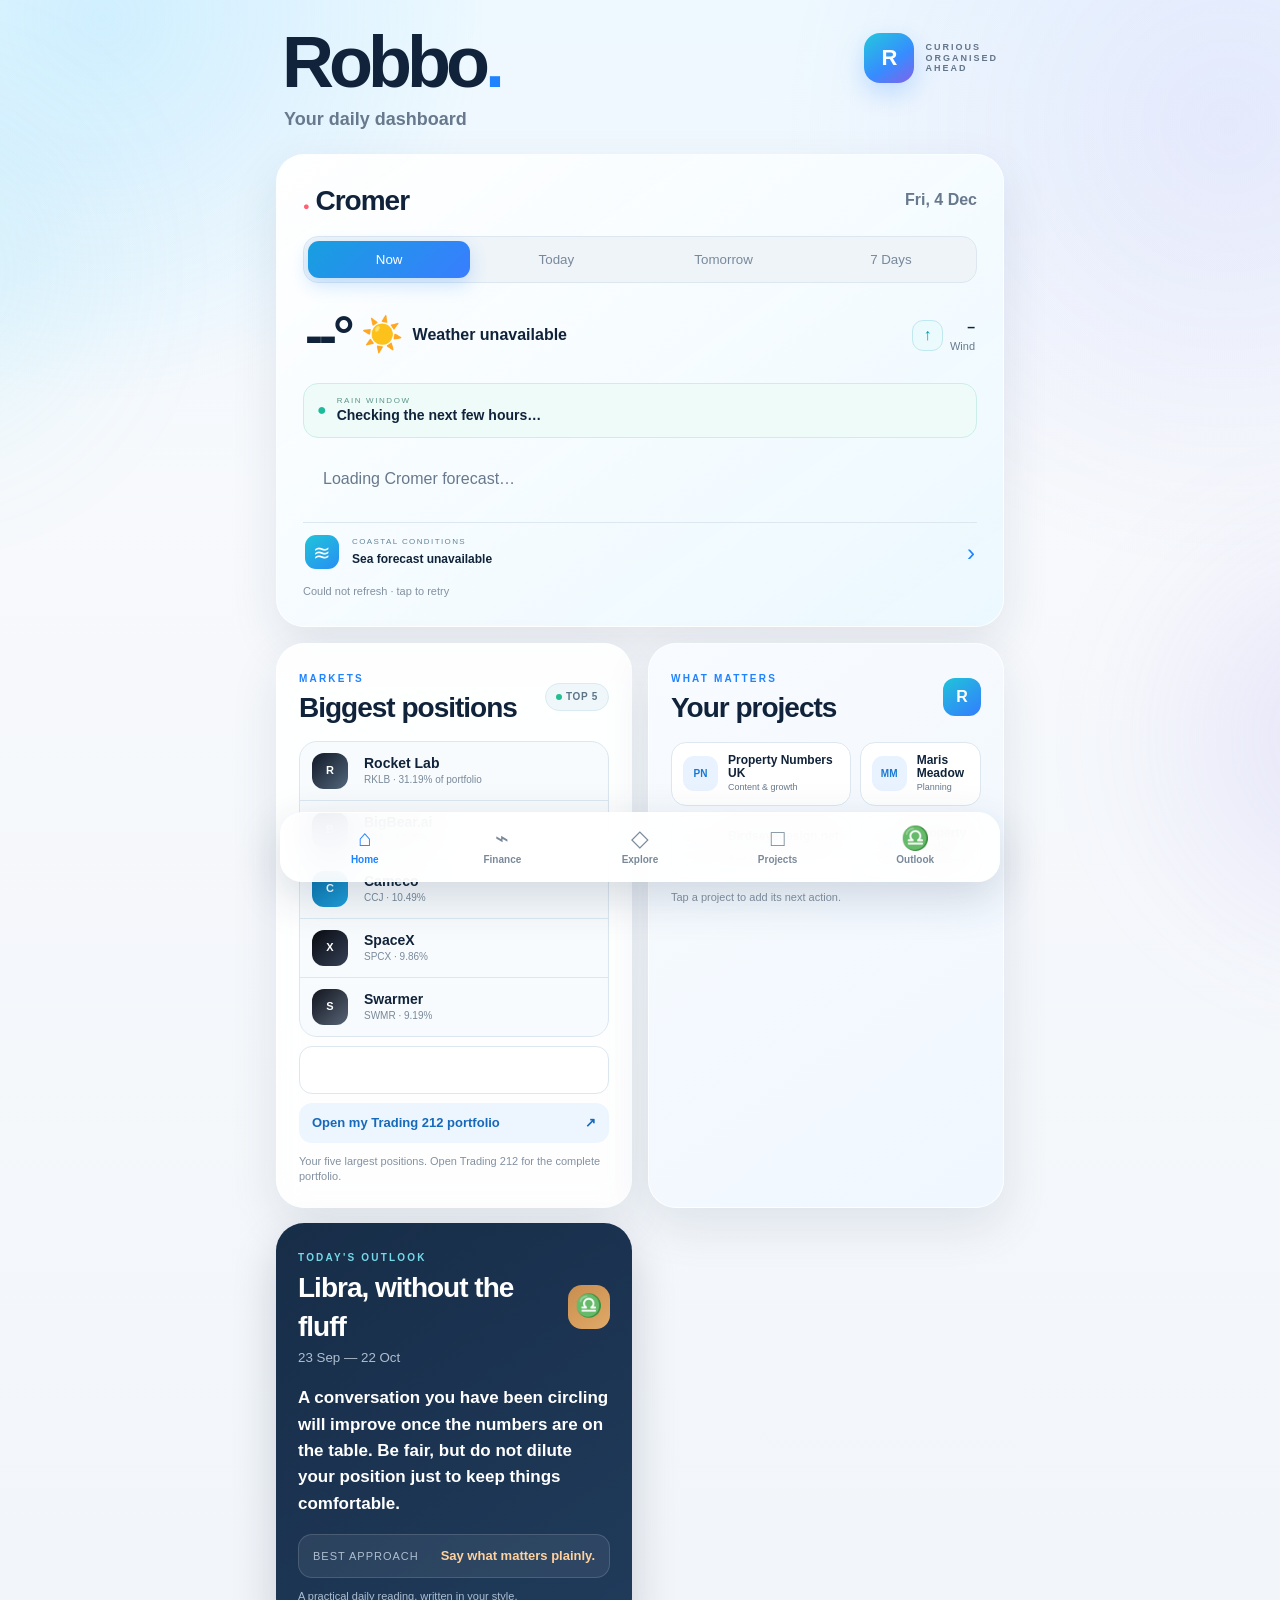
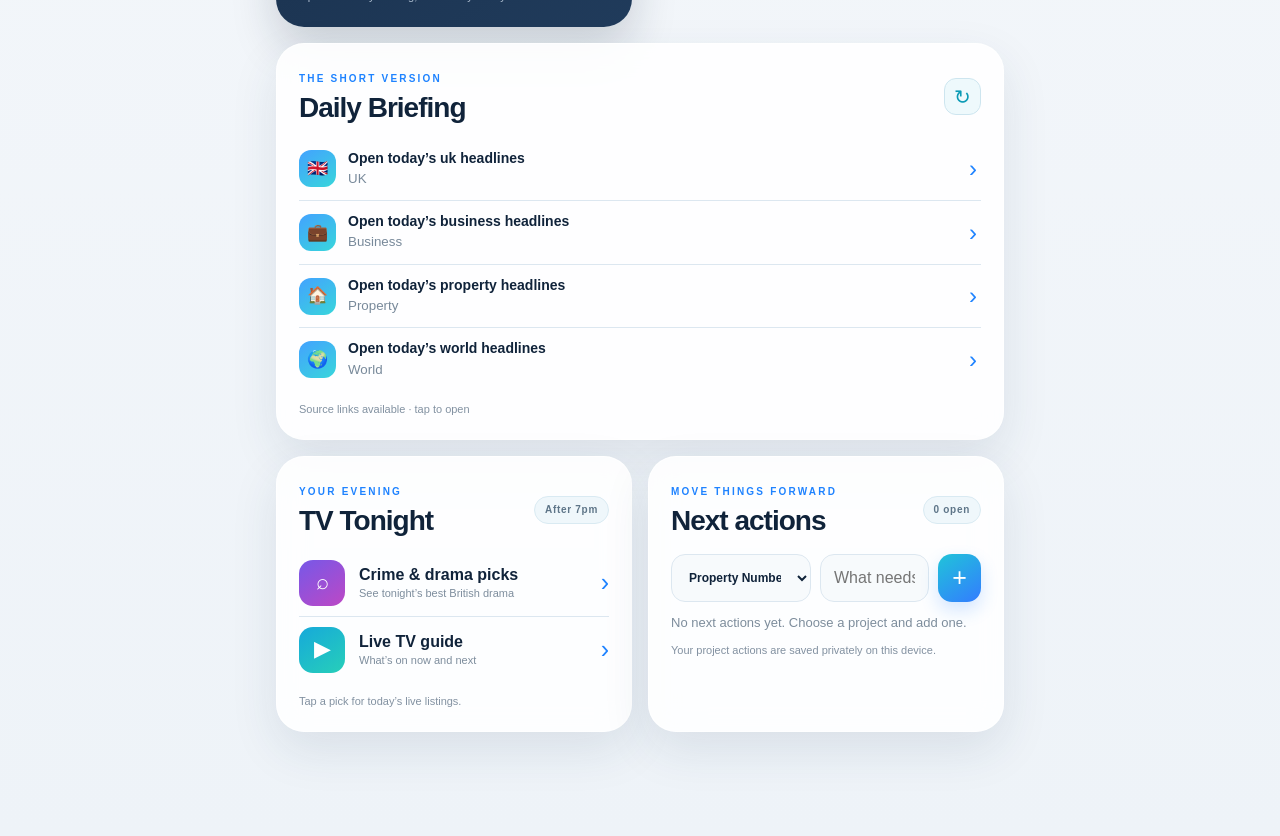
<file: index.html>
<!doctype html>
<html lang="en">
<head>
  <meta charset="utf-8">
  <meta name="viewport" content="width=device-width, initial-scale=1, viewport-fit=cover">
  <meta name="theme-color" content="#f3f7fb">
  <meta name="apple-mobile-web-app-capable" content="yes">
  <meta name="apple-mobile-web-app-status-bar-style" content="default">
  <meta name="apple-mobile-web-app-title" content="Robbo">
  <meta name="description" content="Robbo's personal daily dashboard">
  <link rel="manifest" href="manifest.webmanifest">
  <link rel="apple-touch-icon" href="icon-192.png">
  <link rel="stylesheet" href="styles.css">
  <title>Robbo — Daily Dashboard</title>
</head>
<body>
  <div class="aurora aurora-one"></div><div class="aurora aurora-two"></div>
  <header class="hero">
    <div><div class="wordmark">Robbo<span>.</span></div><p>Your daily dashboard</p></div>
    <div class="monogram"><b>R</b><small>CURIOUS<br>ORGANISED<br>AHEAD</small></div>
  </header>

  <main>
    <section class="card weather-card" id="weather">
      <div class="card-head"><h2><span>●</span> Cromer</h2><time id="today"></time></div>
      <div class="weather-tabs" role="tablist" aria-label="Weather forecast period">
        <button class="active" role="tab" aria-selected="true" data-weather-tab="now">Now</button><button role="tab" aria-selected="false" data-weather-tab="today">Today</button><button role="tab" aria-selected="false" data-weather-tab="tomorrow">Tomorrow</button><button role="tab" aria-selected="false" data-weather-tab="week">7 Days</button>
      </div>
      <div id="weatherPanel" aria-live="polite">
        <div class="weather-now">
          <div class="weather-primary"><strong id="temperature">--°</strong><span id="weatherIcon" aria-hidden="true">☀️</span><div><p id="condition">Loading weather…</p><small id="feelsLike"></small></div></div>
          <div class="wind-now"><span id="windArrow">↑</span><div><b id="windSpeed">–</b><small id="windDetail">Wind</small></div></div>
        </div>
        <div class="rain-callout" id="rainSummary"><span>●</span><div><small>RAIN WINDOW</small><strong>Checking the next few hours…</strong></div></div>
        <div class="hourly-wrap"><div class="hourly" id="hourly"><div class="weather-loading">Loading Cromer forecast…</div></div></div>
      </div>
      <details class="marine" id="marine">
        <summary><span class="marine-icon">≋</span><span><small>COASTAL CONDITIONS</small><b id="seaSummary">Loading sea forecast…</b></span><i>›</i></summary>
        <div class="marine-grid"><div><small>Wave height</small><b id="waveHeight">–</b></div><div><small>Sea state</small><b id="seaState">–</b></div><div><small>Wave direction</small><b id="waveDirection">–</b></div><div><small>Wave period</small><b id="wavePeriod">–</b></div></div>
        <p>Modelled offshore conditions near Cromer. Check local warnings before going to sea.</p>
      </details>
      <p class="source" id="weatherStatus">Weather &amp; marine forecast · <a href="https://open-meteo.com/" target="_blank" rel="noopener">Open-Meteo</a></p>
    </section>

    <section class="card portfolio-card" id="portfolio">
      <div class="section-title"><div><span class="eyebrow">MARKETS</span><h2>Biggest positions</h2></div><span class="live-pill"><i></i> TOP 5</span></div>
      <div class="stocks">
        <div class="stock"><span class="stock-logo rklb">R</span><span><b>Rocket Lab</b><small>RKLB · 31.19% of portfolio</small></span></div>
        <div class="stock"><span class="stock-logo bbai">B</span><span><b>BigBear.ai</b><small>BBAI · 12.05%</small></span></div>
        <div class="stock"><span class="stock-logo ccj">C</span><span><b>Cameco</b><small>CCJ · 10.49%</small></span></div>
        <div class="stock"><span class="stock-logo spcx">X</span><span><b>SpaceX</b><small>SPCX · 9.86%</small></span></div>
        <div class="stock"><span class="stock-logo swmr">S</span><span><b>Swarmer</b><small>SWMR · 9.19%</small></span></div>
      </div>
      <div class="tradingview-widget-container market-strip" id="marketStrip"><span class="market-loading">Live prices loading…</span></div>
      <a class="market-link" href="https://live.trading212.com/" target="_blank" rel="noopener">Open my Trading 212 portfolio <span>↗</span></a>
      <p class="source">Your five largest positions. Open Trading 212 for the complete portfolio.</p>
    </section>

    <section class="card projects-card" id="projects">
      <div class="section-title"><div><span class="eyebrow">WHAT MATTERS</span><h2>Your projects</h2></div><span class="project-mark">R</span></div>
      <div class="project-grid">
        <button type="button" data-project="Property Numbers UK"><span>PN</span><b>Property Numbers UK</b><small>Content &amp; growth</small></button>
        <button type="button" data-project="Maris Meadow"><span>MM</span><b>Maris Meadow</b><small>Planning</small></button>
        <button type="button" data-project="Birdseyedesign.net"><span>BD</span><b>Birdseyedesign.net</b><small>Business</small></button>
        <button type="button" data-project="Property deals"><span>PD</span><b>Property deals</b><small>Negotiations</small></button>
      </div>
      <p class="source">Tap a project to add its next action.</p>
    </section>

    <section class="card outlook-card" id="outlook">
      <div class="section-title"><div><span class="eyebrow">TODAY'S OUTLOOK</span><h2>Libra, without the fluff</h2><small>23 Sep — 22 Oct</small></div><span class="outlook-mark">♎</span></div>
      <p class="outlook-copy" id="outlookText">Keep the numbers in front of you today. A clear decision will create more progress than another round of overthinking.</p>
      <div class="outlook-rule"><span>Best approach</span><b id="outlookAction">Be direct, then move.</b></div>
      <p class="source">A practical daily reading, written in your style.</p>
    </section>

    <section class="card briefing-card" id="briefing">
      <div class="section-title"><div><span class="eyebrow">THE SHORT VERSION</span><h2>Daily Briefing</h2></div><button class="icon-button" id="refreshNews" aria-label="Refresh news">↻</button></div>
      <div class="news-list" id="newsList"><p class="loading">Gathering today’s headlines…</p></div>
      <p class="source" id="newsStatus">Live UK, business, property and world news</p>
    </section>

    <section class="card tv-card" id="tv">
      <div class="section-title"><div><span class="eyebrow">YOUR EVENING</span><h2>TV Tonight</h2></div><span class="tv-time">After 7pm</span></div>
      <div class="tv-list">
        <a href="https://www.radiotimes.com/tv/tv-listings/" target="_blank" rel="noopener"><span class="tv-art crime">⌕</span><span><b>Crime & drama picks</b><small>See tonight’s best British drama</small></span><em>›</em></a>
        <a href="https://www.bbc.co.uk/iplayer/guide" target="_blank" rel="noopener"><span class="tv-art guide">▶</span><span><b>Live TV guide</b><small>What’s on now and next</small></span><em>›</em></a>
      </div>
      <p class="source">Tap a pick for today’s live listings.</p>
    </section>

    <section class="card tasks-card" id="tasks">
      <div class="section-title"><div><span class="eyebrow">MOVE THINGS FORWARD</span><h2>Next actions</h2></div><span class="task-count" id="taskCount">0 open</span></div>
      <form id="taskForm"><select id="taskProject" aria-label="Project"><option>Property Numbers UK</option><option>Maris Meadow</option><option>Birdseyedesign.net</option><option>Property deals</option><option>Personal</option></select><input id="taskInput" maxlength="80" autocomplete="off" placeholder="What needs doing next?" aria-label="Next action"><button aria-label="Add action">+</button></form>
      <ul id="taskList"></ul>
      <p class="empty-tasks" id="emptyTasks">No next actions yet. Choose a project and add one.</p>
      <p class="source">Your project actions are saved privately on this device.</p>
    </section>
  </main>

  <nav class="dock" aria-label="Dashboard sections">
    <a href="#weather"><span>⌂</span><small>Home</small></a><a href="#portfolio"><span>⌁</span><small>Finance</small></a><a href="#briefing"><span>◇</span><small>Explore</small></a><a href="#projects"><span>□</span><small>Projects</small></a><a href="#outlook"><span>♎</span><small>Outlook</small></a>
  </nav>
  <script src="app.js" defer></script>
</body>
</html>
</file>
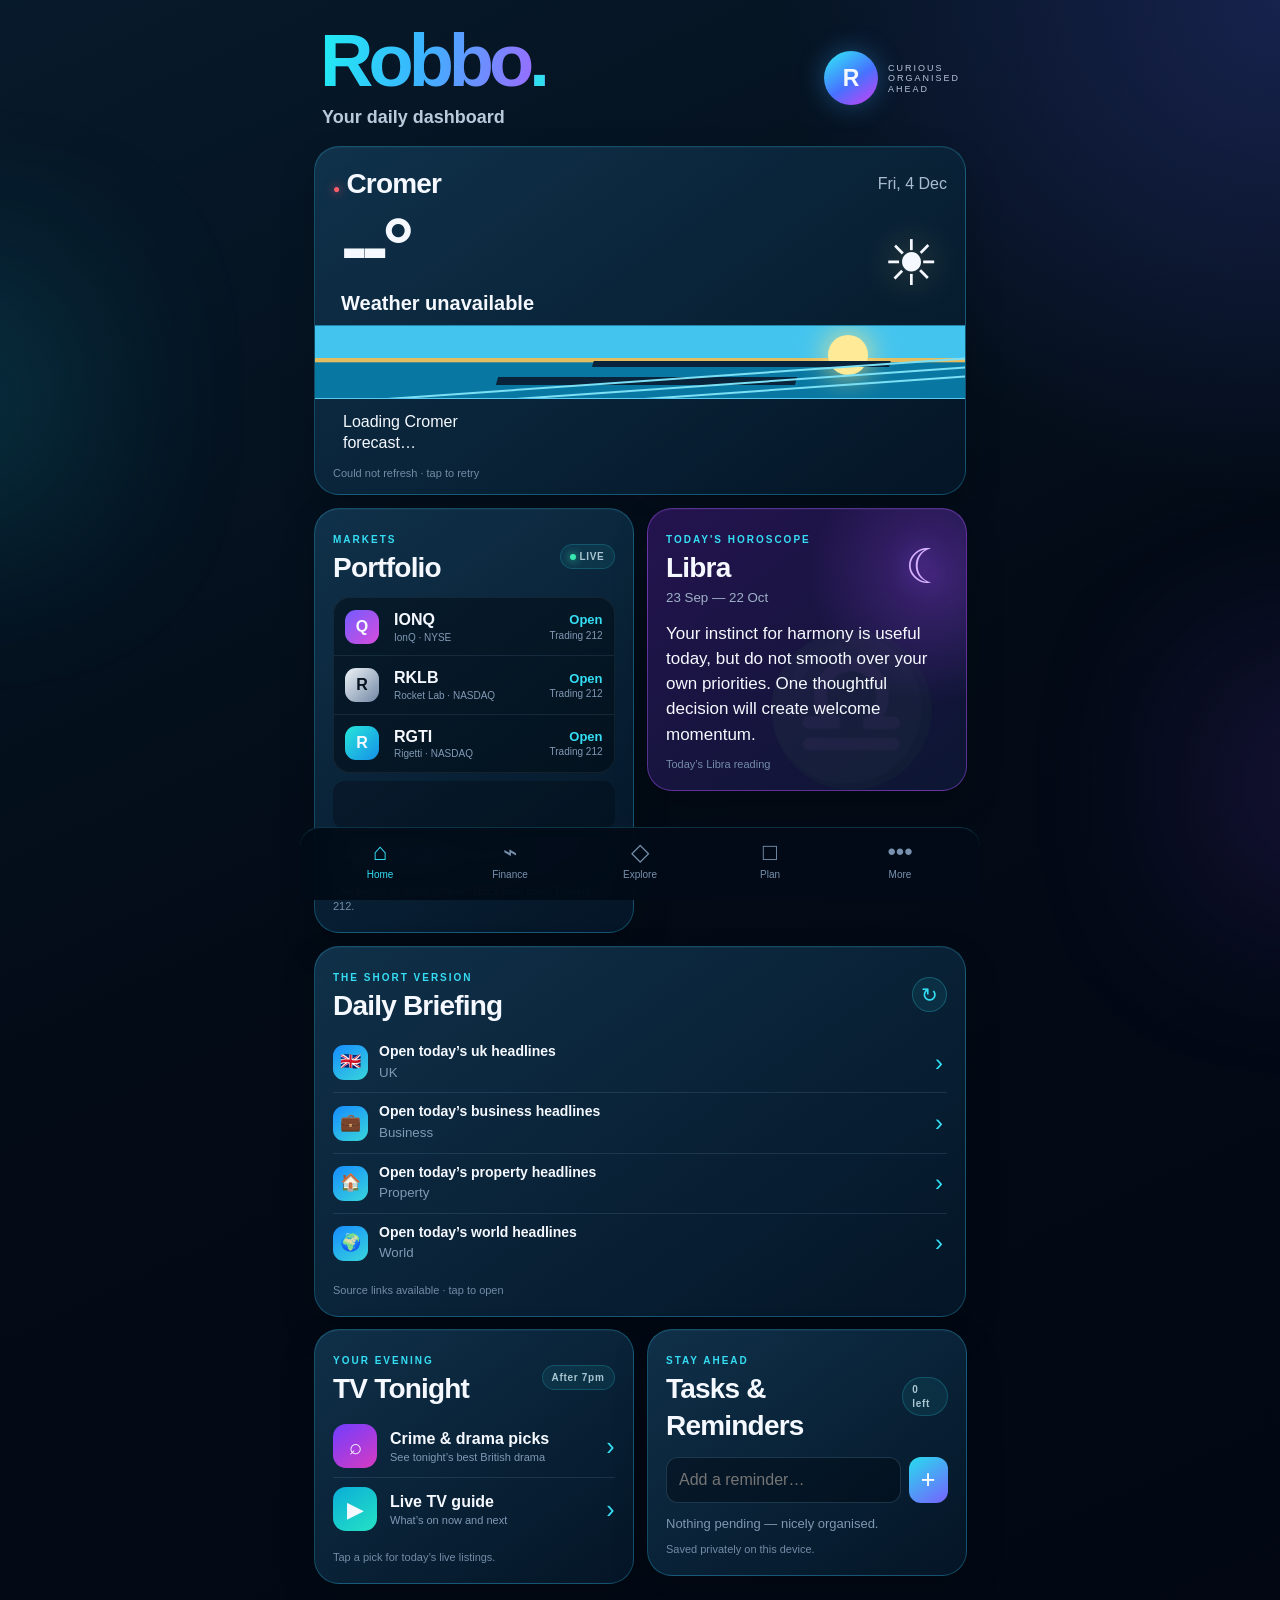
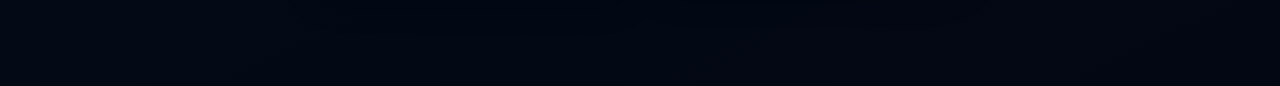
<file: robbo_dashboard_v2.1/index.html>
<!doctype html>
<html lang="en">
<head>
  <meta charset="utf-8">
  <meta name="viewport" content="width=device-width, initial-scale=1, viewport-fit=cover">
  <meta name="theme-color" content="#06101f">
  <meta name="apple-mobile-web-app-capable" content="yes">
  <meta name="apple-mobile-web-app-status-bar-style" content="black-translucent">
  <meta name="apple-mobile-web-app-title" content="Robbo">
  <meta name="description" content="Robbo's personal daily dashboard">
  <link rel="manifest" href="manifest.webmanifest">
  <link rel="apple-touch-icon" href="icon-192.png">
  <link rel="stylesheet" href="styles.css">
  <title>Robbo — Daily Dashboard</title>
</head>
<body>
  <div class="aurora aurora-one"></div><div class="aurora aurora-two"></div>
  <header class="hero">
    <div><div class="wordmark">Robbo<span>.</span></div><p>Your daily dashboard</p></div>
    <div class="monogram"><b>R</b><small>CURIOUS<br>ORGANISED<br>AHEAD</small></div>
  </header>

  <main>
    <section class="card weather-card" id="weather">
      <div class="card-head"><h2><span>●</span> Cromer</h2><time id="today"></time></div>
      <div class="weather-now"><div><strong id="temperature">--°</strong><p id="condition">Loading weather…</p><small id="feelsLike"></small></div><div class="weather-icon" id="weatherIcon">☀</div></div>
      <div class="sea-scene" aria-hidden="true"><i class="sun"></i><i class="pier"></i><i class="wave w1"></i><i class="wave w2"></i><i class="wave w3"></i></div>
      <div class="forecast" id="forecast"><div>Loading Cromer forecast…</div></div>
      <p class="source" id="weatherStatus">Live weather · Open-Meteo</p>
    </section>

    <section class="card portfolio-card" id="portfolio">
      <div class="section-title"><div><span class="eyebrow">MARKETS</span><h2>Portfolio</h2></div><span class="live-pill"><i></i> LIVE</span></div>
      <div class="stocks">
        <a class="stock" href="https://www.trading212.com/trading-instruments/invest/IONQ.US" target="_blank" rel="noopener" data-symbol="NYSE:IONQ"><span class="stock-logo ionq">Q</span><span><b>IONQ</b><small>IonQ · NYSE</small></span><span class="quote"><b>Open</b><small>Trading 212</small></span></a>
        <a class="stock" href="https://www.trading212.com/trading-instruments/invest/RKLB.US" target="_blank" rel="noopener" data-symbol="NASDAQ:RKLB"><span class="stock-logo rklb">R</span><span><b>RKLB</b><small>Rocket Lab · NASDAQ</small></span><span class="quote"><b>Open</b><small>Trading 212</small></span></a>
        <a class="stock" href="https://www.trading212.com/trading-instruments/invest/RGTI.US" target="_blank" rel="noopener" data-symbol="NASDAQ:RGTI"><span class="stock-logo rgti">R</span><span><b>RGTI</b><small>Rigetti · NASDAQ</small></span><span class="quote"><b>Open</b><small>Trading 212</small></span></a>
      </div>
      <div class="tradingview-widget-container market-strip" id="marketStrip"><span class="market-loading">Live prices loading…</span></div>
      <a class="market-link" href="https://live.trading212.com/" target="_blank" rel="noopener">Open my Trading 212 portfolio <span>↗</span></a>
      <p class="source">Live prices by TradingView · stock links open Trading 212.</p>
    </section>

    <section class="card horoscope-card" id="horoscope">
      <div class="zodiac-mark">♎</div><div class="section-title"><div><span class="eyebrow">TODAY'S HOROSCOPE</span><h2>Libra</h2><small>23 Sep — 22 Oct</small></div><span class="moon">☾</span></div>
      <p class="horoscope-copy" id="horoscopeText">Finding today’s guidance…</p>
      <p class="source" id="horoscopeSource">Daily Libra reading</p>
    </section>

    <section class="card briefing-card" id="briefing">
      <div class="section-title"><div><span class="eyebrow">THE SHORT VERSION</span><h2>Daily Briefing</h2></div><button class="icon-button" id="refreshNews" aria-label="Refresh news">↻</button></div>
      <div class="news-list" id="newsList"><p class="loading">Gathering today’s headlines…</p></div>
      <p class="source" id="newsStatus">Live UK, business, property and world news</p>
    </section>

    <section class="card tv-card" id="tv">
      <div class="section-title"><div><span class="eyebrow">YOUR EVENING</span><h2>TV Tonight</h2></div><span class="tv-time">After 7pm</span></div>
      <div class="tv-list">
        <a href="https://www.radiotimes.com/tv/tv-listings/" target="_blank" rel="noopener"><span class="tv-art crime">⌕</span><span><b>Crime & drama picks</b><small>See tonight’s best British drama</small></span><em>›</em></a>
        <a href="https://www.bbc.co.uk/iplayer/guide" target="_blank" rel="noopener"><span class="tv-art guide">▶</span><span><b>Live TV guide</b><small>What’s on now and next</small></span><em>›</em></a>
      </div>
      <p class="source">Tap a pick for today’s live listings.</p>
    </section>

    <section class="card tasks-card" id="tasks">
      <div class="section-title"><div><span class="eyebrow">STAY AHEAD</span><h2>Tasks &amp; Reminders</h2></div><span class="task-count" id="taskCount">0 left</span></div>
      <form id="taskForm"><input id="taskInput" maxlength="80" autocomplete="off" placeholder="Add a reminder…" aria-label="New reminder"><button aria-label="Add reminder">+</button></form>
      <ul id="taskList"></ul>
      <p class="empty-tasks" id="emptyTasks">Nothing pending — nicely organised.</p>
      <p class="source">Saved privately on this device.</p>
    </section>
  </main>

  <nav class="dock" aria-label="Dashboard sections">
    <a href="#weather"><span>⌂</span><small>Home</small></a><a href="#portfolio"><span>⌁</span><small>Finance</small></a><a href="#briefing"><span>◇</span><small>Explore</small></a><a href="#tasks"><span>□</span><small>Plan</small></a><a href="#tv"><span>•••</span><small>More</small></a>
  </nav>
  <script src="app.js" defer></script>
</body>
</html>
</file>
<file: styles.css>
:root{color-scheme:light;--bg:#f3f7fb;--panel:#fff;--navy:#10233a;--blue:#1f83ff;--cyan:#20c4d9;--violet:#7658e8;--muted:#68798d;--soft:#eaf1f7;--line:#dce7f0;--shadow:0 18px 48px rgba(25,57,89,.10);--safe-bottom:env(safe-area-inset-bottom,0px)}
*{box-sizing:border-box}html{scroll-behavior:smooth}body{margin:0;min-height:100vh;background:linear-gradient(180deg,#edf8ff 0,#f7f9fc 30rem,#eef3f8 100%);font:16px/1.4 -apple-system,BlinkMacSystemFont,"SF Pro Display",Inter,"Segoe UI",sans-serif;color:var(--navy);overflow-x:hidden}body:before{content:"";position:fixed;inset:0;pointer-events:none;background:radial-gradient(circle at 8% 2%,rgba(74,197,255,.18),transparent 24rem),radial-gradient(circle at 96% 14%,rgba(118,88,232,.09),transparent 28rem)}
.aurora{position:fixed;border-radius:50%;filter:blur(80px);opacity:.12;pointer-events:none}.aurora-one{width:20rem;height:20rem;background:#55d8ee;top:7rem;left:-15rem}.aurora-two{width:22rem;height:22rem;background:#9477f2;top:35rem;right:-16rem}.hero{position:relative;max-width:760px;margin:auto;padding:calc(30px + env(safe-area-inset-top,0px)) 22px 22px;display:flex;align-items:flex-start;justify-content:space-between}.wordmark{font-size:clamp(48px,13vw,72px);font-weight:900;letter-spacing:-5px;line-height:.9;color:var(--navy)}.wordmark span{color:var(--blue)}.hero p{margin:12px 2px 0;color:var(--muted);font-size:18px;font-weight:650}.monogram{display:flex;align-items:center;gap:11px;margin-top:3px}.monogram b{width:50px;height:50px;border-radius:16px;display:grid;place-items:center;background:linear-gradient(145deg,#23c8dd,#378cff 58%,#8263e9);box-shadow:0 10px 25px rgba(31,131,255,.22);color:#fff;font-size:22px}.monogram small{font-size:9px;line-height:1.2;letter-spacing:2px;color:#63758a;font-weight:700}
main{position:relative;max-width:760px;margin:auto;padding:0 16px calc(104px + var(--safe-bottom));display:grid;gap:16px}.card{position:relative;overflow:hidden;padding:22px;border:1px solid rgba(255,255,255,.75);border-radius:28px;background:rgba(255,255,255,.88);box-shadow:var(--shadow);backdrop-filter:blur(14px);-webkit-backdrop-filter:blur(14px)}.card-head,.section-title{display:flex;align-items:center;justify-content:space-between;gap:12px}.card h2{margin:0;font-size:28px;letter-spacing:-1px}.card-head h2 span{font-size:11px;color:#ff6072}.card-head time{color:var(--muted);font-weight:650}.eyebrow{font-size:10px;letter-spacing:2.2px;color:var(--blue);font-weight:850}.section-title small{color:var(--muted)}
.weather-card{padding-bottom:16px;background:linear-gradient(145deg,rgba(255,255,255,.98),rgba(235,248,255,.96))}.weather-tabs{display:grid;grid-template-columns:repeat(4,1fr);gap:5px;margin:16px 0 14px;padding:4px;border:1px solid var(--line);border-radius:15px;background:#eef4f8}.weather-tabs button{min-height:37px;border:0;border-radius:11px;background:transparent;color:#78899b;font:750 12px/1 inherit}.weather-tabs button.active{color:#fff;background:linear-gradient(135deg,#179fdf,#397dff);box-shadow:0 7px 18px rgba(31,131,255,.22)}.weather-now{display:flex;align-items:center;justify-content:space-between;gap:12px;min-height:76px;padding:2px}.weather-primary{display:flex;align-items:center;min-width:0}.weather-primary strong{font-size:54px;line-height:.9;letter-spacing:-4px}.weather-primary>span{font-size:34px;margin:0 10px}.weather-primary p{margin:0;font-size:16px;font-weight:800;white-space:nowrap}.weather-primary small,.wind-now small{display:block;color:var(--muted);font-size:11px}.wind-now{display:flex;align-items:center;gap:7px;text-align:right;flex:0 0 auto}.wind-now>span{display:grid;width:31px;height:31px;place-items:center;border:1px solid #bfe8ef;border-radius:11px;background:#eafafd;color:#0799b0}.wind-now b{font-size:14px}.rain-callout{display:flex;align-items:center;gap:10px;margin:10px 0;padding:11px 13px;border:1px solid #cceee8;border-radius:15px;background:#eefbf8}.rain-callout>span{color:#1eba9c}.rain-callout small{display:block;color:#5d968a;font-size:8px;letter-spacing:1.6px}.rain-callout strong{display:block;font-size:14px}.hourly-wrap{margin-right:-22px;overflow:hidden}.hourly{display:flex;gap:8px;padding-right:22px;overflow-x:auto;scroll-snap-type:x proximity;scrollbar-width:none}.hourly::-webkit-scrollbar,.daily-grid::-webkit-scrollbar{display:none}.hour{min-width:72px;padding:10px 7px;border:1px solid var(--line);border-radius:16px;background:#fff;text-align:center;scroll-snap-align:start}.hour.current-hour{border-color:#72cce8;background:#edfaff;box-shadow:0 6px 16px rgba(31,131,255,.09)}.hour small,.hour span,.hour b,.hour em,.hour i{display:block}.hour small{color:var(--muted);font-size:10px}.hour span{font-size:22px;margin:3px 0}.hour b{font-size:17px}.hour em{margin-top:3px;color:#119bbd;font-size:9px;font-style:normal}.hour i{color:#8291a1;font-size:8px;font-style:normal}.weather-loading{padding:20px;color:var(--muted)}.daily-grid{display:grid;grid-template-columns:repeat(7,minmax(72px,1fr));gap:8px;overflow-x:auto;scrollbar-width:none;padding-bottom:4px}.day{min-width:72px;padding:10px 7px;text-align:center;border:1px solid var(--line);border-radius:16px;background:#fff}.day small,.day span,.day b,.day em{display:block}.day small{color:var(--muted)}.day span{font-size:25px;margin:5px}.day b{font-size:14px}.day b i{color:#8291a1;font-style:normal}.day em{margin-top:5px;color:#119bbd;font-size:9px;font-style:normal}.marine{margin-top:12px;border-top:1px solid var(--line)}.marine summary{display:grid;grid-template-columns:38px 1fr auto;align-items:center;gap:9px;padding:12px 2px 4px;cursor:pointer;list-style:none}.marine summary::-webkit-details-marker{display:none}.marine-icon{display:grid;width:34px;height:34px;place-items:center;border-radius:11px;background:linear-gradient(145deg,#20c4d9,#278ff4);color:#fff;font-size:21px}.marine summary small{display:block;color:#648598;font-size:8px;letter-spacing:1.4px}.marine summary b{font-size:12px}.marine summary i{color:var(--blue);font-size:24px;font-style:normal;transition:transform .2s}.marine[open] summary i{transform:rotate(90deg)}.marine-grid{display:grid;grid-template-columns:repeat(4,1fr);gap:7px;margin-top:8px}.marine-grid>div{padding:9px 7px;border-radius:12px;background:#eff5f8}.marine-grid small{display:block;color:#728496;font-size:8px}.marine-grid b{font-size:11px}.marine>p{margin:9px 2px 0;color:#75879a;font-size:9px}
.source{color:#8291a1;font-size:11px;margin:11px 0 0}.source a{color:#527998}.live-pill,.tv-time,.task-count{padding:6px 10px;background:#eff7fb;border:1px solid #d9eaf2;border-radius:99px;color:#5e7588;font-size:10px;font-weight:800;letter-spacing:.7px}.live-pill i{display:inline-block;width:6px;height:6px;border-radius:50%;background:#21bf91}.stocks{margin-top:13px;border:1px solid var(--line);border-radius:18px;background:#f8fbfd;overflow:hidden}.stock{display:grid;grid-template-columns:41px 1fr auto;gap:11px;align-items:center;padding:12px;color:inherit;text-decoration:none;border-bottom:1px solid var(--line)}.stock:last-child{border:0}.stock-logo{width:36px;height:36px;border-radius:12px;display:grid;place-items:center;font-weight:850;color:#fff}.ionq{background:linear-gradient(135deg,#6d57e8,#c14fd0)}.rklb{background:linear-gradient(135deg,#ecf2f7,#9badbd);color:var(--navy)}.rgti{background:linear-gradient(135deg,#1fcdbd,#228de9)}.stock b{display:block;font-size:16px}.stock small{display:block;color:#78899a;font-size:10px}.quote{text-align:right}.quote b{color:var(--blue);font-size:13px}.market-strip{height:48px;margin:9px 0 -2px;overflow:hidden;border:1px solid var(--line);border-radius:13px;background:#fff}.market-loading{display:grid;height:48px;place-items:center;color:#78899a;font-size:11px}.market-link{display:flex;justify-content:space-between;margin-top:11px;padding:11px 13px;border-radius:13px;background:#edf6ff;color:#1769b9;text-decoration:none;font-size:13px;font-weight:650}
.projects-card{background:linear-gradient(145deg,#f8fbff,#f0f7ff)}.project-mark{display:grid;width:38px;height:38px;place-items:center;border-radius:12px;background:linear-gradient(145deg,#20c4d9,#337cff);color:#fff;font-weight:850}.project-grid{display:grid;grid-template-columns:1fr 1fr;gap:9px;margin-top:14px}.project-grid button{display:grid;grid-template-columns:35px 1fr;grid-template-rows:auto auto;column-gap:10px;align-items:center;padding:11px;border:1px solid var(--line);border-radius:15px;background:#fff;color:var(--navy);text-align:left;font:inherit;cursor:pointer}.project-grid button>span{grid-row:1/3;display:grid;width:35px;height:35px;place-items:center;border-radius:11px;background:#e8f3ff;color:#1978d2;font-size:10px;font-weight:900}.project-grid b{font-size:12px;line-height:1.15}.project-grid small{color:var(--muted);font-size:9px}.project-grid button:focus,.project-grid button:hover{border-color:#80bff0;box-shadow:0 6px 16px rgba(31,131,255,.09);outline:none}
.briefing-card .icon-button{width:37px;height:37px;border-radius:12px;border:1px solid #cde5ef;background:#eef9fc;color:#0b9ab5;font-size:20px}.news-list{margin-top:10px}.news-item{display:grid;grid-template-columns:38px 1fr 12px;gap:11px;align-items:center;padding:11px 0;border-bottom:1px solid var(--line);color:inherit;text-decoration:none}.news-item:last-child{border:0}.news-icon{width:37px;height:37px;border-radius:12px;background:linear-gradient(145deg,#43a2ff,#38d6db);display:grid;place-items:center;font-size:17px}.news-item b{display:-webkit-box;-webkit-line-clamp:2;-webkit-box-orient:vertical;overflow:hidden;font-size:14px;line-height:1.3}.news-item small{color:#78899a}.news-item em{color:var(--blue);font-size:24px;font-style:normal}.loading{color:var(--muted)}
.tv-list{margin-top:9px}.tv-list a{display:grid;grid-template-columns:48px 1fr auto;align-items:center;gap:12px;padding:10px 0;color:inherit;text-decoration:none;border-bottom:1px solid var(--line)}.tv-list a:last-child{border:0}.tv-art{width:46px;height:46px;border-radius:14px;display:grid;place-items:center;font-size:22px;color:#fff}.crime{background:linear-gradient(145deg,#7658e8,#bd48c5)}.guide{background:linear-gradient(145deg,#16a9da,#27cfb9)}.tv-list b,.tv-list small{display:block}.tv-list small{color:#7d8d9d;font-size:11px}.tv-list em{color:var(--blue);font-size:25px;font-style:normal}
#taskForm{display:grid;grid-template-columns:140px 1fr 43px;gap:9px;margin:13px 0 6px}#taskForm select,#taskForm input{min-width:0;border:1px solid var(--line);border-radius:14px;background:#f7fafc;color:var(--navy);padding:12px 13px;font:inherit;outline:none}#taskForm select{font-size:12px;font-weight:700}#taskForm select:focus,#taskForm input:focus{border-color:#63b5ee;box-shadow:0 0 0 3px rgba(31,131,255,.08)}#taskForm button{border:0;border-radius:14px;background:linear-gradient(145deg,#20c4d9,#337cff);color:#fff;font-size:25px;box-shadow:0 8px 18px rgba(31,131,255,.2)}#taskList{list-style:none;margin:0;padding:0}.task{display:grid;grid-template-columns:25px 1fr 27px;align-items:center;gap:7px;padding:10px 2px;border-bottom:1px solid var(--line)}.task label{font-size:14px}.task label small{display:block;color:var(--blue);font-size:9px;font-weight:800;letter-spacing:.4px}.task.done label{text-decoration:line-through;color:#8695a4}.task input{width:18px;height:18px;accent-color:var(--blue)}.task button{border:0;background:none;color:#8998a6;font-size:20px}.empty-tasks{color:#7d8d9c;font-size:13px;margin:12px 0 4px}
.dock{position:fixed;z-index:20;bottom:14px;left:14px;right:14px;max-width:720px;height:calc(70px + var(--safe-bottom));margin:auto;padding:9px 15px var(--safe-bottom);display:flex;align-items:flex-start;justify-content:space-around;background:rgba(255,255,255,.9);border:1px solid rgba(255,255,255,.9);border-radius:22px;box-shadow:0 15px 45px rgba(28,58,85,.18);backdrop-filter:blur(20px);-webkit-backdrop-filter:blur(20px)}.dock a{width:20%;color:#7a8999;text-decoration:none;text-align:center}.dock span,.dock small{display:block}.dock span{font-size:23px;height:31px}.dock small{font-size:10px;font-weight:650}.dock a:first-child{color:var(--blue)}.portfolio-card,.projects-card,.briefing-card,.tv-card,.tasks-card{content-visibility:auto;contain-intrinsic-size:360px}
@media(max-width:420px){.hero{padding-inline:18px}.monogram small{display:none}.monogram b{width:46px;height:46px}.card{padding:18px;border-radius:24px}.card h2{font-size:25px}.weather-now{gap:5px}.weather-primary{flex:1}.weather-primary strong{font-size:43px;letter-spacing:-3px}.weather-primary>span{font-size:27px;margin-inline:5px}.weather-primary p{max-width:62px;font-size:12px;line-height:1.15;white-space:normal}.weather-primary small{font-size:9px}.wind-now{gap:3px;max-width:68px}.wind-now>span{display:none}.wind-now b{font-size:12px}.wind-now small{max-width:68px;font-size:9px}.hourly-wrap{margin-right:-18px}.project-grid{grid-template-columns:1fr}.project-grid button{padding:10px}#taskForm{grid-template-columns:1fr 43px}#taskForm select{grid-column:1/-1}}
@media(min-width:720px){main{grid-template-columns:1fr 1fr;align-items:start}.weather-card,.briefing-card{grid-column:1/-1}.weather-card{padding:26px}.dock{bottom:18px}.card{min-height:100%}}
@media(prefers-reduced-motion:no-preference){.card{transition:transform .2s ease,box-shadow .2s ease}.card:hover{transform:translateY(-2px);box-shadow:0 22px 55px rgba(25,57,89,.13)}}
.stock{grid-template-columns:41px 1fr;padding:11px 12px}.stock-logo{font-size:11px}.stock b{font-size:14px}.ionq{background:linear-gradient(135deg,#e57d35,#6c4bd9)}.rklb{background:linear-gradient(135deg,#111927,#52677c);color:#fff}.bbai{background:linear-gradient(135deg,#1d2a55,#536cb8)}.ccj{background:linear-gradient(135deg,#0872aa,#20a0dc)}.spcx{background:linear-gradient(135deg,#090b10,#354157)}.swmr{background:linear-gradient(135deg,#12151d,#576477)}.sivers{background:linear-gradient(135deg,#31bfc8,#16839f)}.irdm{background:linear-gradient(135deg,#f4a900,#ffd15a);color:#594100}.pltr{background:linear-gradient(135deg,#111,#48505b)}.asts{background:linear-gradient(135deg,#131722,#63728b)}
.outlook-card{border:0;background:linear-gradient(145deg,#172d48,#203b5b);color:#fff;box-shadow:0 20px 45px rgba(16,35,58,.18)}.outlook-card .eyebrow{color:#74d9e8}.outlook-card .section-title small,.outlook-card .source{color:#aebed0}.outlook-mark{display:grid;width:44px;height:44px;place-items:center;border-radius:14px;background:linear-gradient(145deg,#c88d4f,#e1aa68);color:#14283f;font-size:22px;font-weight:900}.outlook-copy{margin:17px 0;font-size:17px;line-height:1.55;font-weight:600}.outlook-rule{display:flex;align-items:center;justify-content:space-between;gap:14px;padding:12px 14px;border:1px solid rgba(255,255,255,.14);border-radius:14px;background:rgba(255,255,255,.07)}.outlook-rule span{color:#aebed0;font-size:11px;text-transform:uppercase;letter-spacing:1px}.outlook-rule b{text-align:right;font-size:13px;color:#ffd19e}
</file>
<file: robbo_dashboard_v2.1/styles.css>
:root{color-scheme:dark;--bg:#030b16;--panel:rgba(10,34,57,.88);--line:rgba(49,212,255,.27);--cyan:#35def4;--purple:#a66bff;--muted:#88a0bd;--text:#f5f9ff;--safe-bottom:env(safe-area-inset-bottom,0px)}
*{box-sizing:border-box}html{scroll-behavior:smooth}body{margin:0;min-height:100vh;background:radial-gradient(circle at 100% 0,#17224d 0,transparent 31rem),linear-gradient(155deg,#071a2b 0,#030b16 48%,#020713 100%);font:16px/1.35 -apple-system,BlinkMacSystemFont,"SF Pro Display",Inter,Segoe UI,sans-serif;color:var(--text);overflow-x:hidden}body:before{content:"";position:fixed;inset:0;pointer-events:none;opacity:.16;background-image:linear-gradient(rgba(255,255,255,.018) 1px,transparent 1px),linear-gradient(90deg,rgba(255,255,255,.018) 1px,transparent 1px);background-size:34px 34px}.aurora{position:fixed;width:18rem;height:18rem;filter:blur(85px);opacity:.12;pointer-events:none}.aurora-one{background:#19dff0;top:16rem;left:-12rem}.aurora-two{background:#8e43ff;top:40rem;right:-12rem}.hero{max-width:680px;margin:auto;padding:calc(28px + env(safe-area-inset-top,0px)) 20px 17px;display:flex;align-items:center;justify-content:space-between}.wordmark{font-size:clamp(46px,14vw,74px);font-weight:850;letter-spacing:-5px;line-height:.9;background:linear-gradient(100deg,#20edf2,#3bb4ff 45%,#a365ff);-webkit-background-clip:text;color:transparent}.wordmark span{color:#30def0}.hero p{margin:10px 2px 0;color:#b9cadc;font-size:18px;font-weight:650}.monogram{display:flex;align-items:center;gap:10px}.monogram b{width:54px;height:54px;border-radius:50%;display:grid;place-items:center;background:linear-gradient(145deg,#30eff6,#4771ff 55%,#d13ef2);box-shadow:0 0 26px rgba(56,169,255,.35);font-size:23px}.monogram small{font-size:9px;line-height:1.15;letter-spacing:2px;color:#b9c3d7}main{max-width:680px;margin:auto;padding:0 14px calc(102px + var(--safe-bottom));display:grid;gap:13px}.card{position:relative;overflow:hidden;padding:18px;border:1px solid var(--line);border-radius:25px;background:linear-gradient(145deg,rgba(17,53,79,.91),rgba(4,22,39,.95));box-shadow:inset 0 1px rgba(255,255,255,.04),0 16px 36px rgba(0,0,0,.19)}.card-head,.section-title{display:flex;align-items:center;justify-content:space-between;gap:12px}.card h2{margin:0;font-size:28px;letter-spacing:-.8px}.card-head h2 span{font-size:12px;color:#ff5d69;text-shadow:0 0 10px #ff4050}.card-head time{color:#a9bdd1}.eyebrow{font-size:10px;letter-spacing:2px;color:var(--cyan);font-weight:800}.section-title small{color:#9eb1c8}.weather-card{padding-bottom:13px}.weather-now{display:flex;align-items:center;justify-content:space-between;height:122px;padding:4px 8px}.weather-now strong{font-size:80px;line-height:.9;letter-spacing:-6px}.weather-now p{margin:7px 0 0;font-size:20px;font-weight:700}.weather-now small{color:#93a9c0}.weather-icon{font-size:63px;filter:drop-shadow(0 0 18px rgba(255,225,116,.35))}.sea-scene{height:74px;margin:0 -18px 10px;position:relative;overflow:hidden;background:linear-gradient(#43c4ef 0 44%,#e5bd61 45% 50%,#0877a2 51%);border-block:1px solid rgba(255,255,255,.1)}.sun{position:absolute;width:40px;height:40px;right:15%;top:9px;background:#ffea98;border-radius:50%;box-shadow:0 0 30px #ffe682}.pier{position:absolute;width:46%;height:8px;background:#08233a;left:28%;top:51px;transform:skew(-16deg);box-shadow:90px -17px 0 -1px #08233a}.wave{position:absolute;height:2px;width:120%;left:-5%;background:#7ce0f5;transform:rotate(-4deg)}.w1{top:52px}.w2{top:61px}.w3{top:70px}.forecast{display:grid;grid-template-columns:repeat(3,1fr)}.forecast>div{padding:2px 10px;border-right:1px solid rgba(84,185,225,.25)}.forecast>div:last-child{border:0}.forecast b{display:block;font-size:19px;margin-top:3px}.forecast small{display:block;color:#9fb2c8;text-transform:uppercase;letter-spacing:1.3px}.source{color:#738ca7;font-size:11px;margin:10px 0 0}.live-pill,.tv-time,.task-count{padding:5px 9px;background:rgba(48,222,240,.08);border:1px solid rgba(48,222,240,.2);border-radius:99px;color:#a9c6d2;font-size:10px;font-weight:800;letter-spacing:.7px}.live-pill i{display:inline-block;width:6px;height:6px;border-radius:50%;background:#38e9b1;box-shadow:0 0 8px #38e9b1}.stocks{margin-top:11px;border:1px solid rgba(255,255,255,.06);border-radius:17px;background:rgba(0,7,15,.45);overflow:hidden}.stock{display:grid;grid-template-columns:39px 1fr auto;gap:10px;align-items:center;padding:11px;color:inherit;text-decoration:none;border-bottom:1px solid rgba(143,190,216,.12)}.stock:last-child{border:0}.stock-logo{width:34px;height:34px;border-radius:11px;display:grid;place-items:center;font-weight:850}.ionq{background:linear-gradient(135deg,#725cff,#d84cdc)}.rklb{background:linear-gradient(135deg,#eef3f7,#7187a4);color:#07121f}.rgti{background:linear-gradient(135deg,#26e7db,#168fe8)}.stock b{display:block;font-size:16px}.stock small{display:block;color:#8199b5;font-size:10px}.quote{text-align:right}.quote b{color:var(--cyan);font-size:13px}.market-link{display:flex;justify-content:space-between;margin-top:10px;padding:10px 12px;border-radius:12px;background:linear-gradient(90deg,rgba(49,217,239,.1),rgba(152,83,255,.1));color:#bcf7ff;text-decoration:none;font-size:13px}.horoscope-card{border-color:rgba(171,82,255,.45);background:radial-gradient(circle at 90% 24%,rgba(164,75,255,.28),transparent 35%),linear-gradient(145deg,#24134f,#0c1632)}.zodiac-mark{position:absolute;right:24px;bottom:-18px;font-size:145px;color:rgba(196,150,255,.06)}.moon{font-size:48px;color:#d6b1ff;text-shadow:0 0 27px #8d4cff}.horoscope-copy{position:relative;font-size:17px;line-height:1.48;margin:13px 0 0;display:-webkit-box;-webkit-line-clamp:5;-webkit-box-orient:vertical;overflow:hidden}.briefing-card .icon-button{width:35px;height:35px;border-radius:50%;border:1px solid rgba(48,222,240,.25);background:rgba(48,222,240,.08);color:var(--cyan);font-size:20px}.news-list{margin-top:9px}.news-item{display:grid;grid-template-columns:36px 1fr 12px;gap:10px;align-items:center;padding:10px 0;border-bottom:1px solid rgba(143,190,216,.14);color:inherit;text-decoration:none}.news-item:last-child{border:0}.news-icon{width:35px;height:35px;border-radius:11px;background:linear-gradient(145deg,#168cff,#38d6db);display:grid;place-items:center;font-size:17px}.news-item b{display:-webkit-box;-webkit-line-clamp:2;-webkit-box-orient:vertical;overflow:hidden;font-size:14px;line-height:1.25}.news-item small{color:#7f99b5}.news-item em{color:var(--cyan);font-size:24px;font-style:normal}.loading{color:#8ca4bd}.tv-list{margin-top:8px}.tv-list a{display:grid;grid-template-columns:46px 1fr auto;align-items:center;gap:11px;padding:9px 0;color:inherit;text-decoration:none;border-bottom:1px solid rgba(143,190,216,.14)}.tv-list a:last-child{border:0}.tv-art{width:44px;height:44px;border-radius:13px;display:grid;place-items:center;font-size:22px}.crime{background:linear-gradient(145deg,#713dff,#d83bc1)}.guide{background:linear-gradient(145deg,#0aaed8,#25e2c4)}.tv-list b,.tv-list small{display:block}.tv-list small{color:#809ab6;font-size:11px}.tv-list em{color:var(--cyan);font-size:25px;font-style:normal}#taskForm{display:grid;grid-template-columns:1fr 39px;gap:8px;margin:12px 0 5px}#taskForm input{min-width:0;border:1px solid rgba(129,190,220,.2);border-radius:12px;background:rgba(0,8,18,.45);color:white;padding:11px 12px;font:inherit;outline:none}#taskForm input:focus{border-color:var(--cyan)}#taskForm button{border:0;border-radius:12px;background:linear-gradient(145deg,#27dced,#7661ff);color:white;font-size:25px}#taskList{list-style:none;margin:0;padding:0}.task{display:grid;grid-template-columns:25px 1fr 27px;align-items:center;gap:7px;padding:9px 2px;border-bottom:1px solid rgba(143,190,216,.13)}.task label{font-size:14px}.task.done label{text-decoration:line-through;color:#7389a1}.task input{width:18px;height:18px;accent-color:#2bdde9}.task button{border:0;background:none;color:#7f94aa;font-size:20px}.empty-tasks{color:#7f97b2;font-size:13px;margin:12px 0 4px}.dock{position:fixed;z-index:20;bottom:0;left:0;right:0;height:calc(73px + var(--safe-bottom));padding:8px 15px var(--safe-bottom);display:flex;align-items:flex-start;justify-content:space-around;background:rgba(2,11,23,.92);border-top:1px solid rgba(52,213,247,.2);backdrop-filter:blur(20px);-webkit-backdrop-filter:blur(20px)}.dock a{width:20%;color:#7891ae;text-decoration:none;text-align:center}.dock span,.dock small{display:block}.dock span{font-size:24px;height:32px}.dock small{font-size:10px}.dock a:first-child{color:var(--cyan)}
@media(max-width:380px){.hero{padding-inline:16px}.monogram small{display:none}.card{padding:15px}.weather-now strong{font-size:70px}.sea-scene{margin-inline:-15px}.card h2{font-size:25px}}
@media(min-width:700px){main{grid-template-columns:1fr 1fr;align-items:start}.weather-card,.briefing-card{grid-column:1/-1}.dock{left:50%;right:auto;width:680px;transform:translateX(-50%);border-radius:20px 20px 0 0}}
@media(prefers-reduced-motion:no-preference){.monogram b{animation:glow 5s ease-in-out infinite}@keyframes glow{50%{box-shadow:0 0 38px rgba(168,72,255,.48)}}}
.market-strip{height:48px;margin:8px 0 -2px;overflow:hidden;border-radius:12px;background:rgba(0,7,15,.35)}
.market-loading{display:grid;height:48px;place-items:center;color:#7891ae;font-size:11px}.portfolio-card,.horoscope-card,.briefing-card,.tv-card,.tasks-card{content-visibility:auto;contain-intrinsic-size:360px}
</file>
